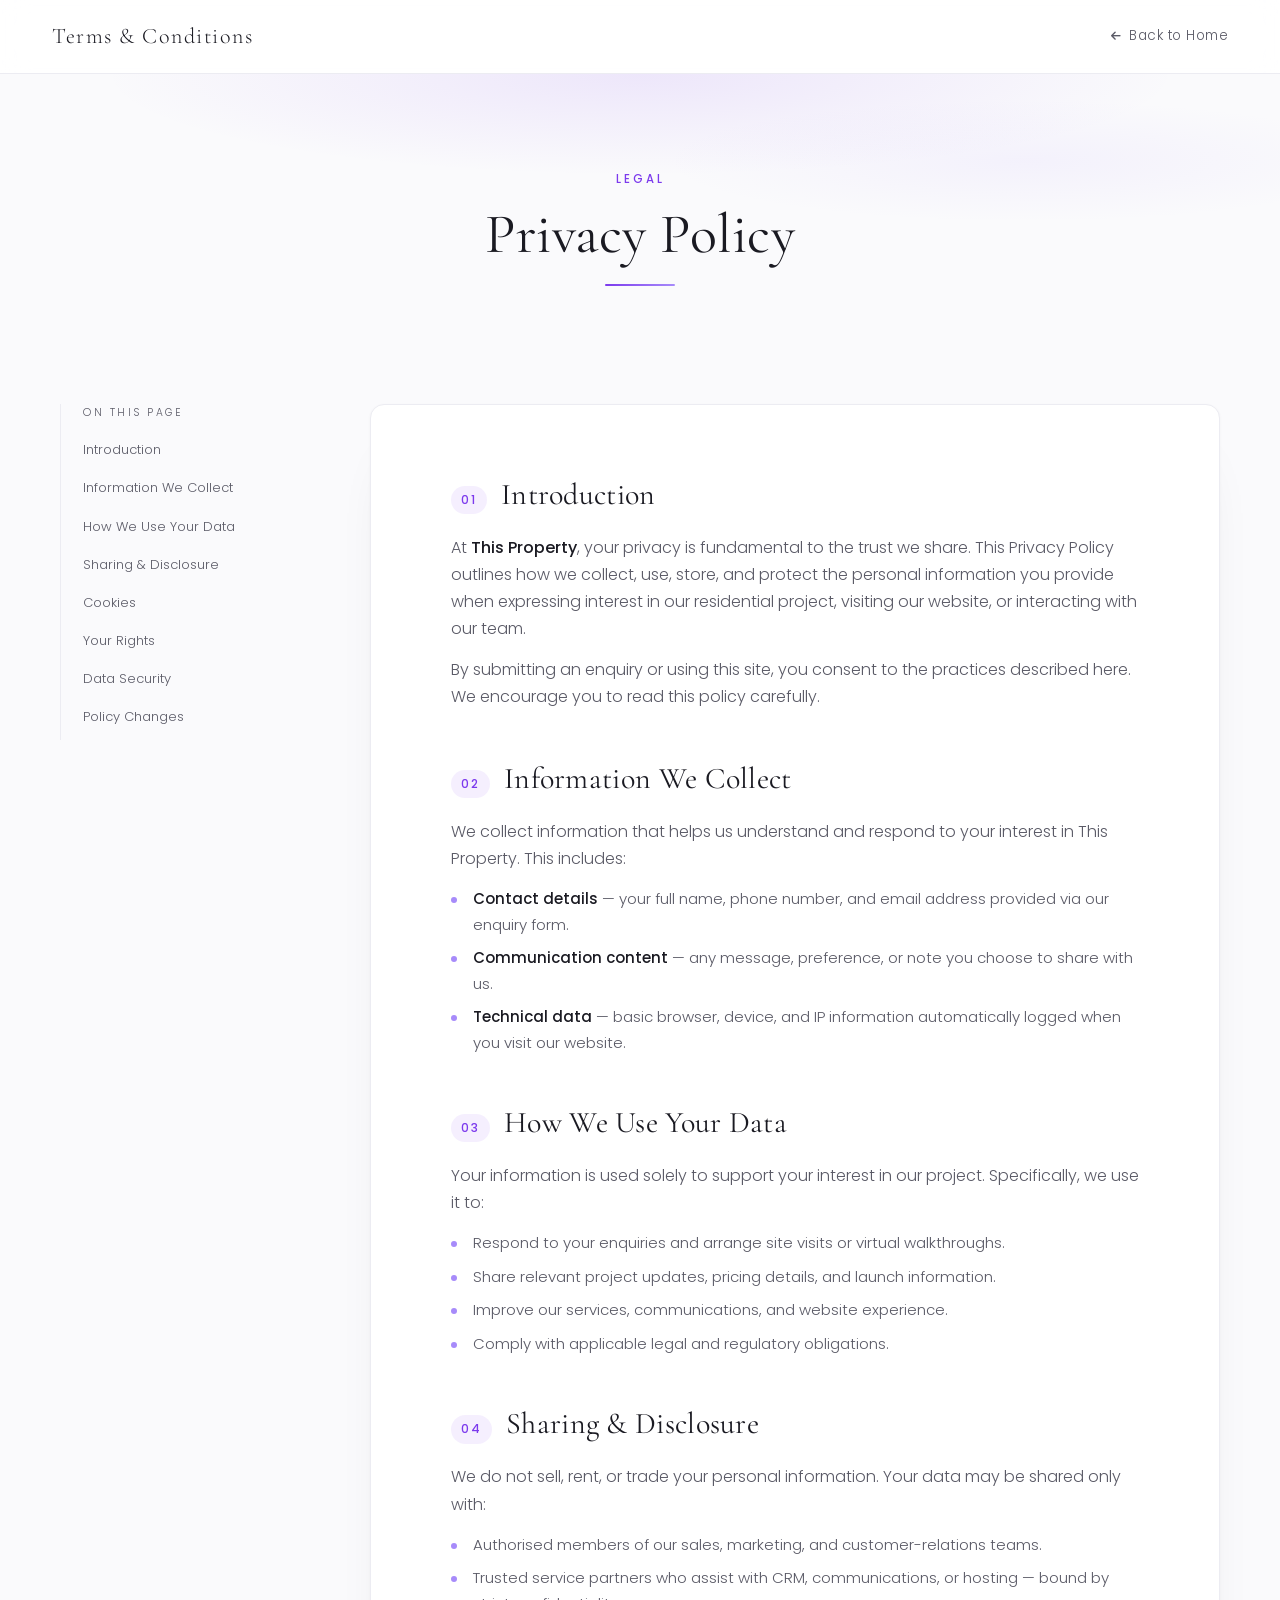
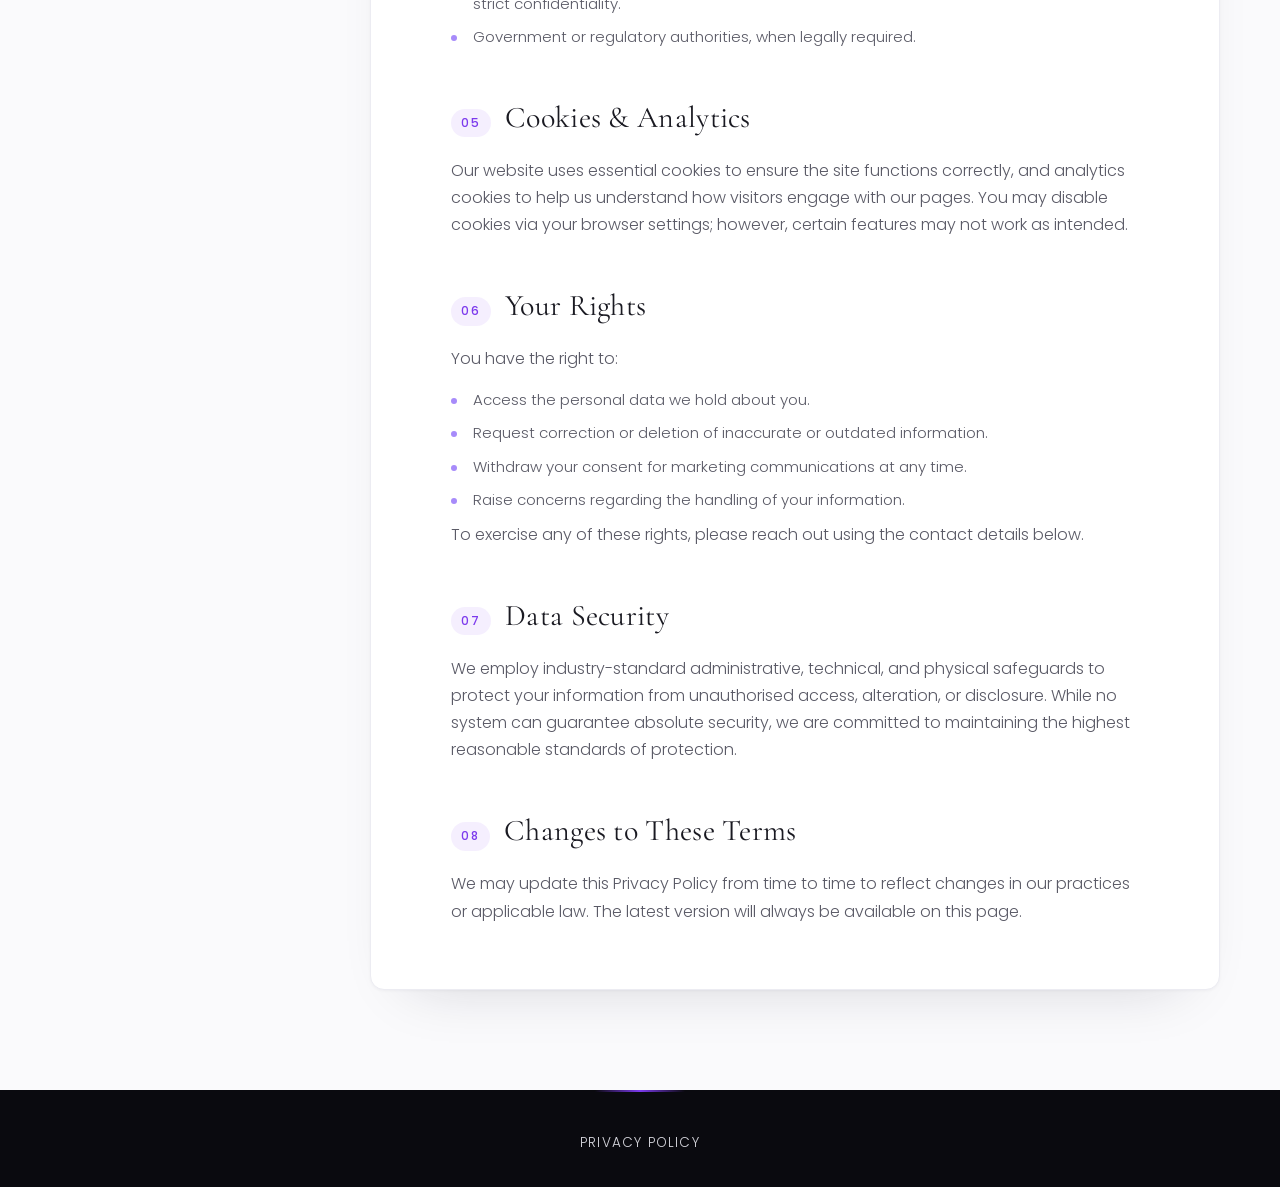
<file: privacy-policy.html>
<!DOCTYPE html>
<html lang="en">
<head>
<meta charset="UTF-8">
<meta name="viewport" content="width=device-width, initial-scale=1.0">
<title>Privacy Policy — This Property</title>

<link href="https://fonts.googleapis.com/css2?family=Cormorant+Garamond:wght@400;500;600&family=Poppins:wght@300;400;500;600&display=swap" rel="stylesheet">
<link rel="stylesheet" href="https://cdnjs.cloudflare.com/ajax/libs/font-awesome/6.5.0/css/all.min.css">

<style>

/* =========================
   GLOBAL
========================= */
* {
  margin: 0;
  padding: 0;
  box-sizing: border-box;
}

:root {
  --purple: #7c3aed;
  --purple-light: #a78bfa;
  --ink: #1a1a22;
  --muted: #5a5a66;
  --line: #ececf2;
  --bg: #fafafc;
  --paper: #ffffff;
}

html {
  scroll-behavior: smooth;
}

body {
  font-family: 'Poppins', sans-serif;
  background: var(--bg);
  color: var(--ink);
  line-height: 1.7;
  font-weight: 300;
  -webkit-font-smoothing: antialiased;
}

/* =========================
   TOP BAR
========================= */
.topbar {
  position: sticky;
  top: 0;
  z-index: 50;
  background: rgba(255, 255, 255, 0.85);
  backdrop-filter: blur(14px) saturate(140%);
  -webkit-backdrop-filter: blur(14px) saturate(140%);
  border-bottom: 1px solid var(--line);
}
.topbar-inner {
  max-width: 1240px;
  margin: 0 auto;
  padding: 18px 32px;
  display: flex;
  align-items: center;
  justify-content: space-between;
}
.brand {
  font-family: 'Cormorant Garamond', 'Playfair Display', serif;
  font-size: 22px;
  letter-spacing: 1.5px;
  color: var(--ink);
  text-decoration: none;
}
.back-home {
  display: inline-flex;
  align-items: center;
  gap: 8px;
  color: var(--muted);
  text-decoration: none;
  font-size: 13.5px;
  letter-spacing: 0.5px;
  transition: color 0.3s ease;
}
.back-home i { font-size: 11px; transition: transform 0.3s ease; }
.back-home:hover { color: var(--purple); }
.back-home:hover i { transform: translateX(-3px); }

/* =========================
   HERO
========================= */
.policy-hero {
  text-align: center;
  padding: 90px 24px 60px;
  position: relative;
  overflow: hidden;
}
.policy-hero::before {
  content: "";
  position: absolute;
  inset: 0;
  background:
    radial-gradient(ellipse 60% 50% at 50% 0%, rgba(124, 58, 237, 0.10), transparent 70%),
    radial-gradient(ellipse 40% 30% at 80% 30%, rgba(167, 139, 250, 0.08), transparent 70%);
  pointer-events: none;
}
.eyebrow {
  display: inline-block;
  font-size: 11.5px;
  letter-spacing: 3px;
  text-transform: uppercase;
  color: var(--purple);
  font-weight: 500;
  margin-bottom: 14px;
}
.policy-hero h1 {
  font-family: 'Cormorant Garamond', 'Playfair Display', serif;
  font-size: 56px;
  font-weight: 400;
  letter-spacing: 0.5px;
  margin-bottom: 18px;
  line-height: 1.1;
}
.divider {
  display: block;
  width: 70px;
  height: 2px;
  margin: 0 auto 18px;
  background: linear-gradient(90deg, var(--purple), var(--purple-light));
  border-radius: 2px;
}
.policy-hero .updated {
  color: var(--muted);
  font-size: 13.5px;
  letter-spacing: 0.6px;
}

/* =========================
   POLICY BODY
========================= */
.policy-wrap {
  max-width: 1240px;
  margin: 0 auto;
  padding: 40px 40px 100px;
  display: grid;
  grid-template-columns: 240px 1fr;
  gap: 70px;
  align-items: start;
}

/* TOC */
.toc {
  position: sticky;
  top: 90px;
  border-left: 1px solid var(--line);
  padding-left: 22px;
}
.toc-label {
  font-size: 10.5px;
  letter-spacing: 2.5px;
  text-transform: uppercase;
  color: var(--muted);
  margin-bottom: 14px;
}
.toc ul { list-style: none; }
.toc li { margin-bottom: 8px; }
.toc a {
  display: block;
  font-size: 13px;
  color: var(--muted);
  text-decoration: none;
  padding: 4px 0;
  transition: color 0.3s ease, transform 0.3s ease;
}
.toc a:hover {
  color: var(--purple);
  transform: translateX(3px);
}

/* PAPER */
.paper {
  background: var(--paper);
  border: 1px solid var(--line);
  border-radius: 14px;
  padding: 64px 80px;
  box-shadow:
    0 1px 3px rgba(20, 20, 40, 0.04),
    0 30px 60px -40px rgba(20, 20, 40, 0.20);
}

.paper section {
  margin-bottom: 42px;
  scroll-margin-top: 90px;
}
.paper section:last-child { margin-bottom: 0; }

.paper h2 {
  font-family: 'Cormorant Garamond', 'Playfair Display', serif;
  font-size: 30px;
  font-weight: 400;
  letter-spacing: 0.3px;
  margin-bottom: 14px;
  color: var(--ink);
  display: flex;
  align-items: baseline;
  gap: 14px;
}
.paper h2 .num {
  font-family: 'Poppins', sans-serif;
  font-size: 12px;
  font-weight: 500;
  letter-spacing: 2px;
  color: var(--purple);
  background: rgba(124, 58, 237, 0.08);
  padding: 4px 10px;
  border-radius: 999px;
  flex-shrink: 0;
}
.paper p {
  color: var(--muted);
  font-size: 16px;
  margin-bottom: 14px;
  max-width: 75ch;
}
.paper p:last-child { margin-bottom: 0; }

.paper ul {
  list-style: none;
  padding-left: 0;
  margin-top: 8px;
}
.paper li {
  position: relative;
  padding-left: 22px;
  font-size: 16px;
  color: var(--muted);
  font-size: 15px;
  margin-bottom: 8px;
}
.paper li::before {
  content: "";
  position: absolute;
  left: 0;
  top: 11px;
  width: 6px;
  height: 6px;
  border-radius: 50%;
  background: var(--purple-light);
}

.paper strong {
  color: var(--ink);
  font-weight: 500;
}

/* CONTACT CARD */
.contact-card {
  margin-top: 22px;
  padding: 22px 26px;
  background: linear-gradient(180deg, rgba(124,58,237,0.04), rgba(124,58,237,0.01));
  border: 1px solid rgba(124, 58, 237, 0.15);
  border-radius: 10px;
}
.contact-card .row {
  display: flex;
  align-items: center;
  gap: 12px;
  font-size: 14px;
  color: var(--ink);
  margin-bottom: 8px;
}
.contact-card .row:last-child { margin-bottom: 0; }
.contact-card .row i {
  width: 28px;
  height: 28px;
  display: inline-flex;
  align-items: center;
  justify-content: center;
  background: rgba(124, 58, 237, 0.12);
  color: var(--purple);
  border-radius: 50%;
  font-size: 12px;
}
.contact-card a {
  color: var(--ink);
  text-decoration: none;
  border-bottom: 1px solid transparent;
  transition: border-color 0.3s ease, color 0.3s ease;
}
.contact-card a:hover {
  color: var(--purple);
  border-bottom-color: var(--purple);
}

/* =========================
   FOOTER
========================= */
.site-footer {
  background: #0a0a0f;
  color: #cfcfd6;
  padding: 38px 24px 32px;
  text-align: center;
  position: relative;
}
.site-footer::before {
  content: "";
  position: absolute;
  top: 0;
  left: 50%;
  transform: translateX(-50%);
  width: 90px;
  height: 2px;
  background: linear-gradient(90deg, transparent, #7c3aed, transparent);
}
.footer-link {
  position: relative;
  color: #d6d6dd;
  text-decoration: none;
  font-size: 13.5px;
  letter-spacing: 1.2px;
  text-transform: uppercase;
  padding: 6px 2px;
  transition: color 0.3s ease;
}
.footer-link::after {
  content: "";
  position: absolute;
  left: 50%;
  bottom: 0;
  transform: translateX(-50%) scaleX(0);
  width: 100%;
  height: 1px;
  background: linear-gradient(90deg, transparent, #a78bfa, transparent);
  transition: transform 0.4s ease;
}
.footer-link:hover { color: #fff; }
.footer-link:hover::after { transform: translateX(-50%) scaleX(1); }

/* =========================
   RESPONSIVE
========================= */
@media (max-width: 1024px) {
  .policy-wrap {
    grid-template-columns: 1fr;
    gap: 30px;
  }
  .toc {
    position: static;
    border-left: none;
    border-top: 1px solid var(--line);
    border-bottom: 1px solid var(--line);
    padding: 18px 0;
  }
  .toc ul {
    display: flex;
    flex-wrap: wrap;
    gap: 6px 18px;
  }
  .toc li { margin-bottom: 0; }
}

@media (max-width: 768px) {
  .topbar-inner { padding: 14px 20px; }
  .brand { font-size: 18px; letter-spacing: 1.2px; }

  .policy-hero { padding: 60px 20px 40px; }
  .policy-hero h1 { font-size: 38px; }

  .policy-wrap { padding: 20px 20px 60px; }
  .paper { padding: 32px 24px; border-radius: 10px; }
  .paper h2 { font-size: 22px; gap: 10px; }
  .paper h2 .num { font-size: 10.5px; padding: 3px 8px; }
  .paper p, .paper li { font-size: 14px; }
}

/* Reveal on load */
.fade-up {
  opacity: 0;
  transform: translateY(20px);
  animation: fadeUp 0.8s cubic-bezier(.22,.61,.36,1) forwards;
}
.fade-up.d1 { animation-delay: 0.1s; }
.fade-up.d2 { animation-delay: 0.2s; }
@keyframes fadeUp {
  to { opacity: 1; transform: translateY(0); }
}

</style>
</head>

<body>

<!-- TOP BAR -->
<header class="topbar">
  <div class="topbar-inner">
    <a href="index.html" class="brand">Terms &amp; Conditions</a>
    <a href="index.html" class="back-home"><i class="fas fa-arrow-left"></i> Back to Home</a>
  </div>
</header>

<!-- HERO -->
<section class="policy-hero">
  <span class="eyebrow fade-up">Legal</span>
  <h1 class="fade-up d1">Privacy Policy</h1>
  <span class="divider fade-up d1"></span>
  </section>

<!-- BODY -->
<div class="policy-wrap">

  <!-- TOC -->
  <aside class="toc">
    <div class="toc-label">On this page</div>
    <ul>
      <li><a href="#intro">Introduction</a></li>
      <li><a href="#collect">Information We Collect</a></li>
      <li><a href="#use">How We Use Your Data</a></li>
      <li><a href="#share">Sharing &amp; Disclosure</a></li>
      <li><a href="#cookies">Cookies</a></li>
      <li><a href="#rights">Your Rights</a></li>
      <li><a href="#security">Data Security</a></li>
      <li><a href="#changes">Policy Changes</a></li>
    </ul>
  </aside>

  <!-- PAPER -->
  <article class="paper">

    <section id="intro">
      <h2><span class="num">01</span>Introduction</h2>
      <p>At <strong>This Property</strong>, your privacy is fundamental to the trust we share. This Privacy Policy outlines how we collect, use, store, and protect the personal information you provide when expressing interest in our residential project, visiting our website, or interacting with our team.</p>
      <p>By submitting an enquiry or using this site, you consent to the practices described here. We encourage you to read this policy carefully.</p>
    </section>

    <section id="collect">
      <h2><span class="num">02</span>Information We Collect</h2>
      <p>We collect information that helps us understand and respond to your interest in This Property. This includes:</p>
      <ul>
        <li><strong>Contact details</strong> — your full name, phone number, and email address provided via our enquiry form.</li>
        <li><strong>Communication content</strong> — any message, preference, or note you choose to share with us.</li>
        <li><strong>Technical data</strong> — basic browser, device, and IP information automatically logged when you visit our website.</li>
      </ul>
    </section>

    <section id="use">
      <h2><span class="num">03</span>How We Use Your Data</h2>
      <p>Your information is used solely to support your interest in our project. Specifically, we use it to:</p>
      <ul>
        <li>Respond to your enquiries and arrange site visits or virtual walkthroughs.</li>
        <li>Share relevant project updates, pricing details, and launch information.</li>
        <li>Improve our services, communications, and website experience.</li>
        <li>Comply with applicable legal and regulatory obligations.</li>
      </ul>
    </section>

    <section id="share">
      <h2><span class="num">04</span>Sharing &amp; Disclosure</h2>
      <p>We do not sell, rent, or trade your personal information. Your data may be shared only with:</p>
      <ul>
        <li>Authorised members of our sales, marketing, and customer-relations teams.</li>
        <li>Trusted service partners who assist with CRM, communications, or hosting — bound by strict confidentiality.</li>
        <li>Government or regulatory authorities, when legally required.</li>
      </ul>
    </section>

    <section id="cookies">
      <h2><span class="num">05</span>Cookies &amp; Analytics</h2>
      <p>Our website uses essential cookies to ensure the site functions correctly, and analytics cookies to help us understand how visitors engage with our pages. You may disable cookies via your browser settings; however, certain features may not work as intended.</p>
    </section>

    <section id="rights">
      <h2><span class="num">06</span>Your Rights</h2>
      <p>You have the right to:</p>
      <ul>
        <li>Access the personal data we hold about you.</li>
        <li>Request correction or deletion of inaccurate or outdated information.</li>
        <li>Withdraw your consent for marketing communications at any time.</li>
        <li>Raise concerns regarding the handling of your information.</li>
      </ul>
      <p>To exercise any of these rights, please reach out using the contact details below.</p>
    </section>

    <section id="security">
      <h2><span class="num">07</span>Data Security</h2>
      <p>We employ industry-standard administrative, technical, and physical safeguards to protect your information from unauthorised access, alteration, or disclosure. While no system can guarantee absolute security, we are committed to maintaining the highest reasonable standards of protection.</p>
    </section>

    <section id="changes">
      <h2><span class="num">08</span>Changes to These Terms</h2>
      <p>We may update this Privacy Policy from time to time to reflect changes in our practices or applicable law. The latest version will always be available on this page.</p>
    </section>
  </article>
</div>

<!-- FOOTER -->
<footer class="site-footer">
  <a href="privacy-policy.html" class="footer-link">Privacy Policy</a>
</footer>

</body>
</html>
</file>
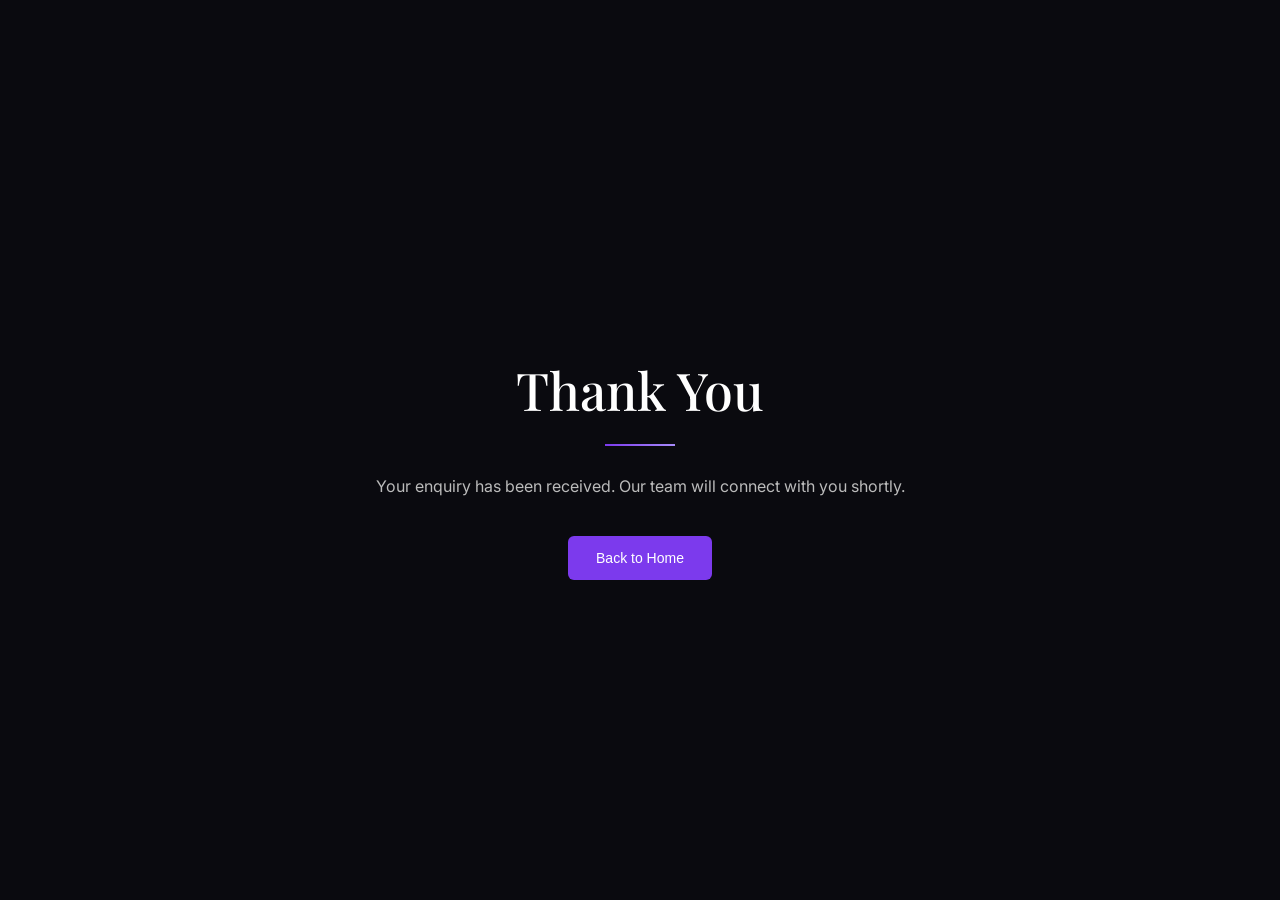
<file: Thank you.html>
<!DOCTYPE html>
<html lang="en">
<head>
<meta charset="UTF-8">
<meta name="viewport" content="width=device-width, initial-scale=1.0">
<title>Thank You</title>

<link href="https://fonts.googleapis.com/css2?family=Playfair+Display:wght@400;500&family=Inter:wght@300;400&display=swap" rel="stylesheet">

<style>

/* =========================
   GLOBAL
========================= */
body {
  margin: 0;
  font-family: 'Inter', sans-serif;
  background: #0a0a0f;
  color: #fff;

  display: flex;
  justify-content: center;
  align-items: center;
  height: 100vh;
}

/* =========================
   CONTAINER
========================= */
.container {
  text-align: center;
  max-width: 600px;
  padding: 20px;

  opacity: 0;
  transform: translateY(40px);
  animation: fadeUp 0.9s ease forwards;
}

/* =========================
   TITLE
========================= */
h1 {
  font-family: 'Playfair Display', serif;
  font-size: 52px;
  font-weight: 500;
  margin-bottom: 10px;
}

/* =========================
   UNDERLINE
========================= */
.underline {
  width: 70px;
  height: 2px;
  margin: 20px auto 30px;
  background: linear-gradient(90deg, #7c3aed, #a78bfa);

  transform: scaleX(0);
  animation: lineGrow 0.8s ease forwards 0.3s;
}

/* =========================
   TEXT
========================= */
p {
  color: #bbb;
  font-size: 16px;
  margin-bottom: 40px;
}

/* =========================
   BUTTON
========================= */
.btn {
  display: inline-block;
  padding: 14px 28px;
  border-radius: 6px;
  text-decoration: none;
  font-size: 14px;

  background: #7c3aed;
  color: #fff;

  border: none;
  cursor: pointer;

  transition: transform 0.3s ease;
}

.btn:hover {
  transform: translateY(-3px);
}

/* =========================
   ANIMATIONS
========================= */
@keyframes fadeUp {
  to {
    opacity: 1;
    transform: translateY(0);
  }
}

@keyframes lineGrow {
  to {
    transform: scaleX(1);
  }
}

/* =========================
   MOBILE
========================= */
@media (max-width: 768px) {
  h1 {
    font-size: 34px;
  }

  p {
    font-size: 14px;
  }
}

</style>
</head>

<body>

<div class="container">
  <h1>Thank You</h1>
  <div class="underline"></div>
  <p>Your enquiry has been received. Our team will connect with you shortly.</p>

  <button class="btn" onclick="goHome()">Back to Home</button>
</div>

<script>
function goHome() {
  window.location.href = "index.html";
}
</script>

</body>
</html>
</file>
